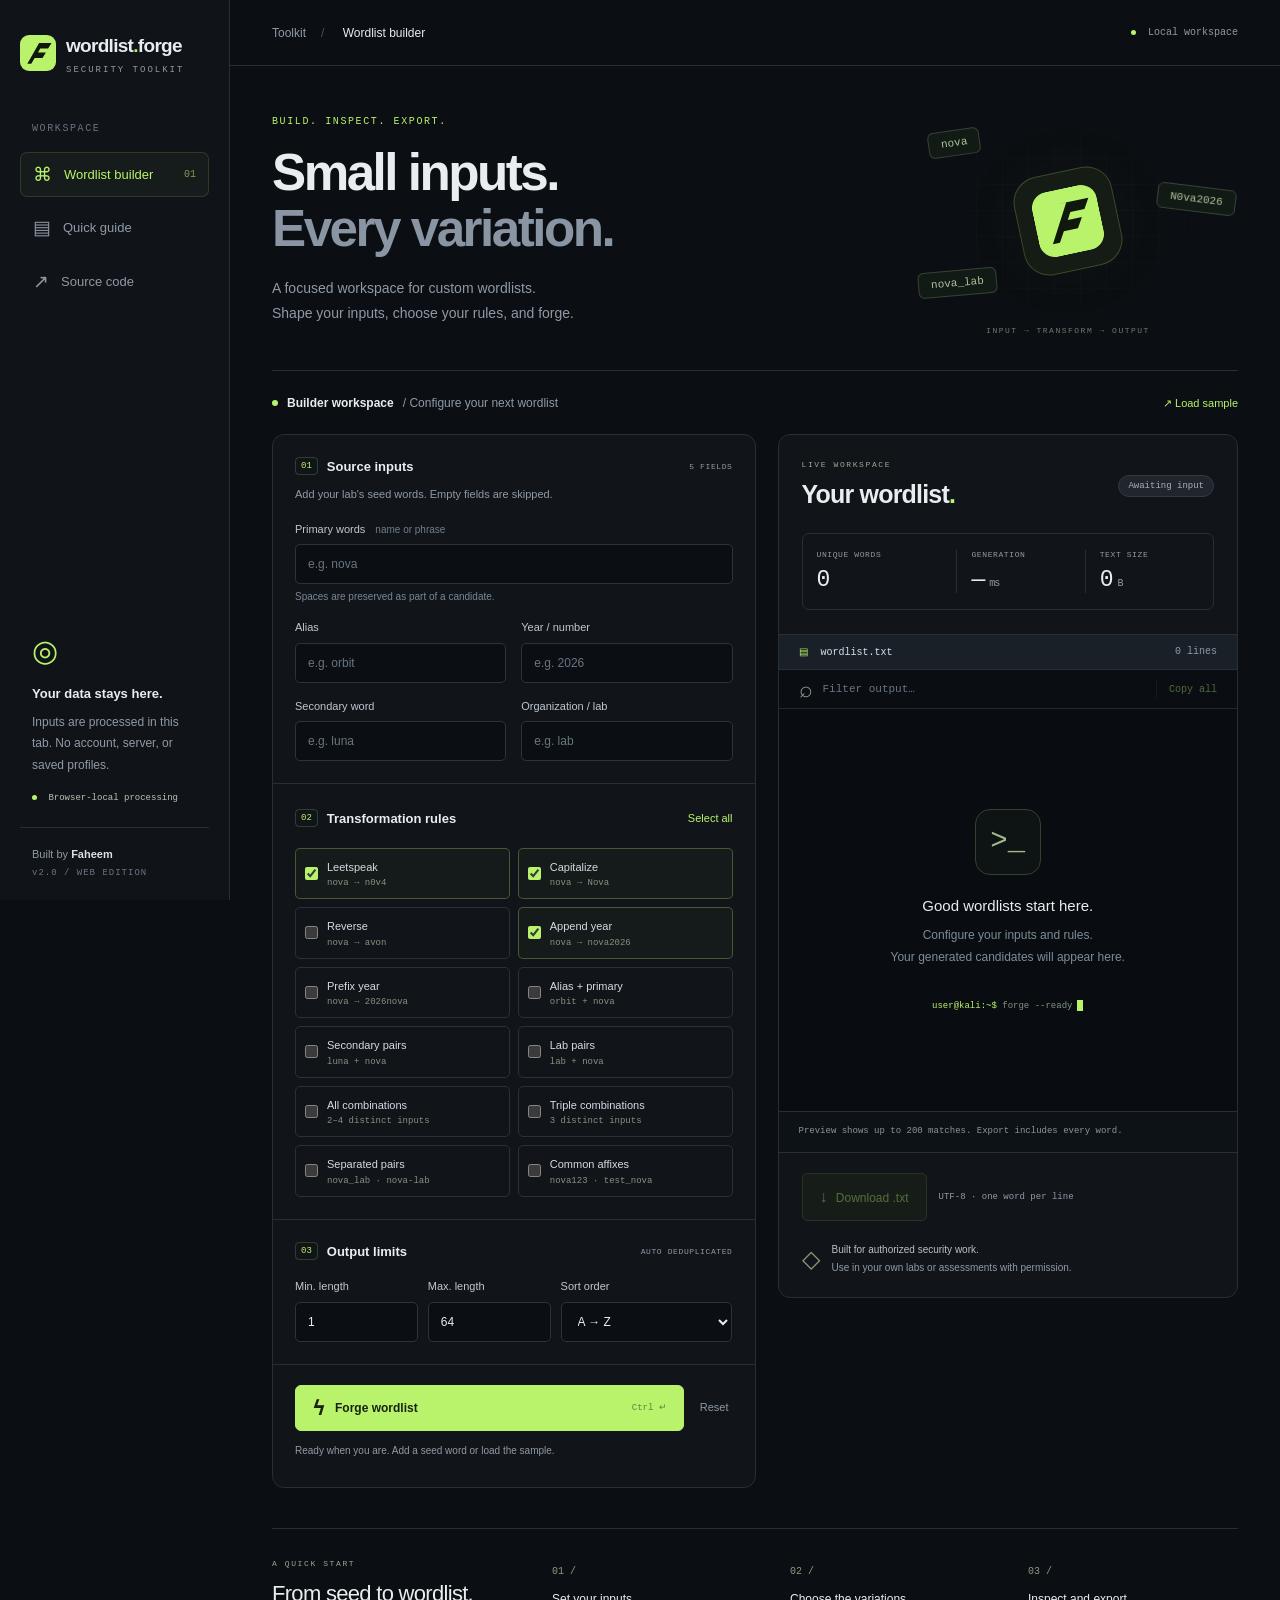
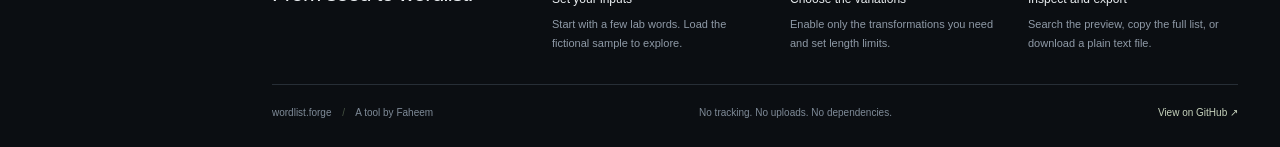
<file: index.html>
<!doctype html>
<html lang="en">
<head>
<meta charset="utf-8"><meta name="viewport" content="width=device-width,initial-scale=1">
<meta name="description" content="Build, inspect, and export custom wordlists for security labs. A private, browser-based workspace by Faheem.">
<meta name="theme-color" content="#0b0e12">
<meta http-equiv="Content-Security-Policy" content="default-src 'self'; script-src 'self'; style-src 'self'; img-src 'self' data:; worker-src 'self'; connect-src 'none'; object-src 'none'; base-uri 'none'; form-action 'none'">
<title>Wordlist Forge — Security workspace</title>
<link rel="icon" href="assets/forge.svg" type="image/svg+xml"><link rel="stylesheet" href="assets/style.css">
<script src="assets/app.js" defer></script>
</head>
<body>
<a class="skip" href="#workspace">Skip to workspace</a>
<aside class="sidebar">
<a class="brand" href="#workspace" aria-label="Wordlist Forge home"><img src="assets/forge.svg" width="36" height="36" alt=""><span>wordlist<span class="brand-dot">.</span>forge<small>SECURITY TOOLKIT</small></span></a>
<div class="nav-label">WORKSPACE</div>
<a class="nav-link active" href="#workspace"><span aria-hidden="true">⌘</span> Wordlist builder <span class="nav-count">01</span></a>
<a class="nav-link" href="#guide"><span aria-hidden="true">▤</span> Quick guide</a>
<a class="nav-link" href="https://github.com/faheemapofficial/Wordlist-Forge" target="_blank" rel="noopener noreferrer"><span aria-hidden="true">↗</span> Source code</a>
<div class="sidebar-bottom"><div class="local-icon" aria-hidden="true">◎</div><strong>Your data stays here.</strong><p>Inputs are processed in this tab. No account, server, or saved profiles.</p><div class="local-status"><i></i> Browser-local processing</div></div>
<div class="sidebar-credit">Built by <strong>Faheem</strong><span>v2.0 / WEB EDITION</span></div>
</aside>
<div class="app-shell">
<header class="topbar"><div><span class="crumb">Toolkit</span><span class="slash">/</span> Wordlist builder</div><span class="top-status"><i></i> Local workspace</span></header>
<main id="workspace">
<section class="intro"><div><div class="eyebrow">BUILD. INSPECT. EXPORT.</div><h1>Small inputs.<br><span>Every variation.</span></h1><p>A focused workspace for custom wordlists.<br class="desktop-break"> Shape your inputs, choose your rules, and forge.</p></div>
<div class="forge-visual" aria-hidden="true"><div class="visual-grid"></div><div class="code-chip chip-one">nova</div><div class="code-chip chip-two">N0va2026</div><div class="forge-core"><img src="assets/forge.svg" alt=""></div><div class="code-chip chip-three">nova_lab</div><div class="visual-caption"><span></span> INPUT → TRANSFORM → OUTPUT</div></div>
</section>
<div class="workspace-bar"><div><span class="section-dot"></span><strong>Builder workspace</strong><span class="subtle desktop-only"> / Configure your next wordlist</span></div><button id="sampleBtn" class="text-button" type="button">↗ Load sample</button></div>
<div class="workspace-grid">
<form id="forgeForm" class="config-panel">
<section class="panel-section"><div class="section-heading"><h2><span class="step">01</span> Source inputs</h2><span class="micro">5 FIELDS</span></div><p class="section-description">Add your lab's seed words. Empty fields are skipped.</p>
<div class="field-grid">
<div class="field full"><label for="fullName">Primary words <span>name or phrase</span></label><input id="fullName" name="name" maxlength="64" placeholder="e.g. nova" autocomplete="off" spellcheck="false"><small>Spaces are preserved as part of a candidate.</small></div>
<div class="field"><label for="nickname">Alias</label><input id="nickname" name="nick" maxlength="64" placeholder="e.g. orbit" autocomplete="off" spellcheck="false"></div>
<div class="field"><label for="birthYear">Year / number</label><input id="birthYear" name="year" maxlength="8" inputmode="numeric" pattern="[0-9]{1,8}" placeholder="e.g. 2026" autocomplete="off"></div>
<div class="field"><label for="petPartner">Secondary word</label><input id="petPartner" name="pet" maxlength="64" placeholder="e.g. luna" autocomplete="off" spellcheck="false"></div>
<div class="field"><label for="company">Organization / lab</label><input id="company" name="comp" maxlength="64" placeholder="e.g. lab" autocomplete="off" spellcheck="false"></div>
</div></section>
<section class="panel-section"><div class="section-heading"><h2><span class="step">02</span> Transformation rules</h2><button id="rulesToggle" class="text-button" type="button">Select all</button></div>
<div class="rules-grid">
<label class="rule"><input type="checkbox" name="leet" checked><span><b>Leetspeak</b><small>nova → n0v4</small></span></label>
<label class="rule"><input type="checkbox" name="capitalize" checked><span><b>Capitalize</b><small>nova → Nova</small></span></label>
<label class="rule"><input type="checkbox" name="reverse"><span><b>Reverse</b><small>nova → avon</small></span></label>
<label class="rule"><input type="checkbox" name="appendYear" checked><span><b>Append year</b><small>nova → nova2026</small></span></label>
<label class="rule"><input type="checkbox" name="yearPrefix"><span><b>Prefix year</b><small>nova → 2026nova</small></span></label>
<label class="rule"><input type="checkbox" name="prependNick"><span><b>Alias + primary</b><small>orbit + nova</small></span></label>
<label class="rule"><input type="checkbox" name="petCombo"><span><b>Secondary pairs</b><small>luna + nova</small></span></label>
<label class="rule"><input type="checkbox" name="companyCombo"><span><b>Lab pairs</b><small>lab + nova</small></span></label>
<label class="rule"><input type="checkbox" name="allCombos"><span><b>All combinations</b><small>2–4 distinct inputs</small></span></label>
<label class="rule"><input type="checkbox" name="tripleCombos"><span><b>Triple combinations</b><small>3 distinct inputs</small></span></label>
<label class="rule"><input type="checkbox" name="separators"><span><b>Separated pairs</b><small>nova_lab · nova-lab</small></span></label>
<label class="rule"><input type="checkbox" name="commonAffixes"><span><b>Common affixes</b><small>nova123 · test_nova</small></span></label>
</div></section>
<section class="panel-section limits"><div class="section-heading"><h2><span class="step">03</span> Output limits</h2><span class="micro">AUTO DEDUPLICATED</span></div><div class="limit-grid"><div class="field"><label for="minLength">Min. length</label><input id="minLength" name="min" type="number" min="1" max="256" value="1" required></div><div class="field"><label for="maxLength">Max. length</label><input id="maxLength" name="max" type="number" min="1" max="256" value="64" required></div><div class="field"><label for="sort">Sort order</label><select id="sort" name="sort"><option value="alpha">A → Z</option><option value="length">Shortest first</option></select></div></div></section>
<div class="generate-row"><button class="primary-button" id="generateBtn" type="submit"><span aria-hidden="true">ϟ</span> Forge wordlist <kbd>Ctrl ↵</kbd></button><button class="secondary-button" id="cancelBtn" type="button" hidden>Cancel</button><button class="reset-button" id="clearBtn" type="button" aria-label="Clear inputs and output">Reset</button></div>
<p class="form-message" id="formMessage" role="status" aria-live="polite">Ready when you are. Add a seed word or load the sample.</p>
</form>
<section class="results-panel" aria-labelledby="outputTitle">
<div class="results-heading"><div><div class="eyebrow">LIVE WORKSPACE</div><h2 id="outputTitle">Your wordlist<span class="accent">.</span></h2></div><span id="resultStatus" class="status-pill">Awaiting input</span></div>
<div class="metrics"><div><span>UNIQUE WORDS</span><strong id="wordCount">0</strong></div><div><span>GENERATION</span><strong id="elapsed">—<small> ms</small></strong></div><div><span>TEXT SIZE</span><strong id="fileSize">0<small> B</small></strong></div></div>
<div class="output-toolbar"><div class="terminal-file"><span aria-hidden="true">▤</span> wordlist.txt</div><span id="previewCount">0 lines</span></div>
<div class="search-row"><span aria-hidden="true">⌕</span><input id="search" type="search" aria-label="Filter generated words" placeholder="Filter output…" disabled autocomplete="off"><button id="copyBtn" type="button" class="text-button" disabled>Copy all</button></div>
<div class="terminal" id="terminal"><div class="empty-state" id="emptyState"><div class="empty-glyph" aria-hidden="true">&gt;_</div><h3>Good wordlists start here.</h3><p>Configure your inputs and rules.<br>Your generated candidates will appear here.</p><span class="empty-command">user@kali:~$ <span>forge --ready</span><i></i></span></div><ol id="wordList" hidden aria-label="Generated wordlist preview"></ol></div>
<div class="preview-note" id="previewNote">Preview shows up to 200 matches. Export includes every word.</div>
<div class="export-row"><button id="downloadBtn" class="download-button" type="button" disabled><span aria-hidden="true">↓</span> Download .txt</button><span>UTF-8 · one word per line</span></div>
<div class="workspace-note"><span aria-hidden="true">◇</span><p><strong>Built for authorized security work.</strong><br>Use in your own labs or assessments with permission.</p></div>
</section>
</div>
<section id="guide" class="guide"><div><div class="eyebrow">A QUICK START</div><h2>From seed to wordlist.</h2></div><div><span class="guide-number">01 /</span><h3>Set your inputs</h3><p>Start with a few lab words. Load the fictional sample to explore.</p></div><div><span class="guide-number">02 /</span><h3>Choose the variations</h3><p>Enable only the transformations you need and set length limits.</p></div><div><span class="guide-number">03 /</span><h3>Inspect and export</h3><p>Search the preview, copy the full list, or download a plain text file.</p></div></section>
<footer><span>wordlist.forge <span class="footer-divider">/</span> A tool by Faheem</span><span>No tracking. No uploads. No dependencies.</span><a href="https://github.com/faheemapofficial/Wordlist-Forge" target="_blank" rel="noopener noreferrer">View on GitHub ↗</a></footer>
</main></div><div id="toast" class="toast" role="status" hidden></div>
</body></html>
</file>
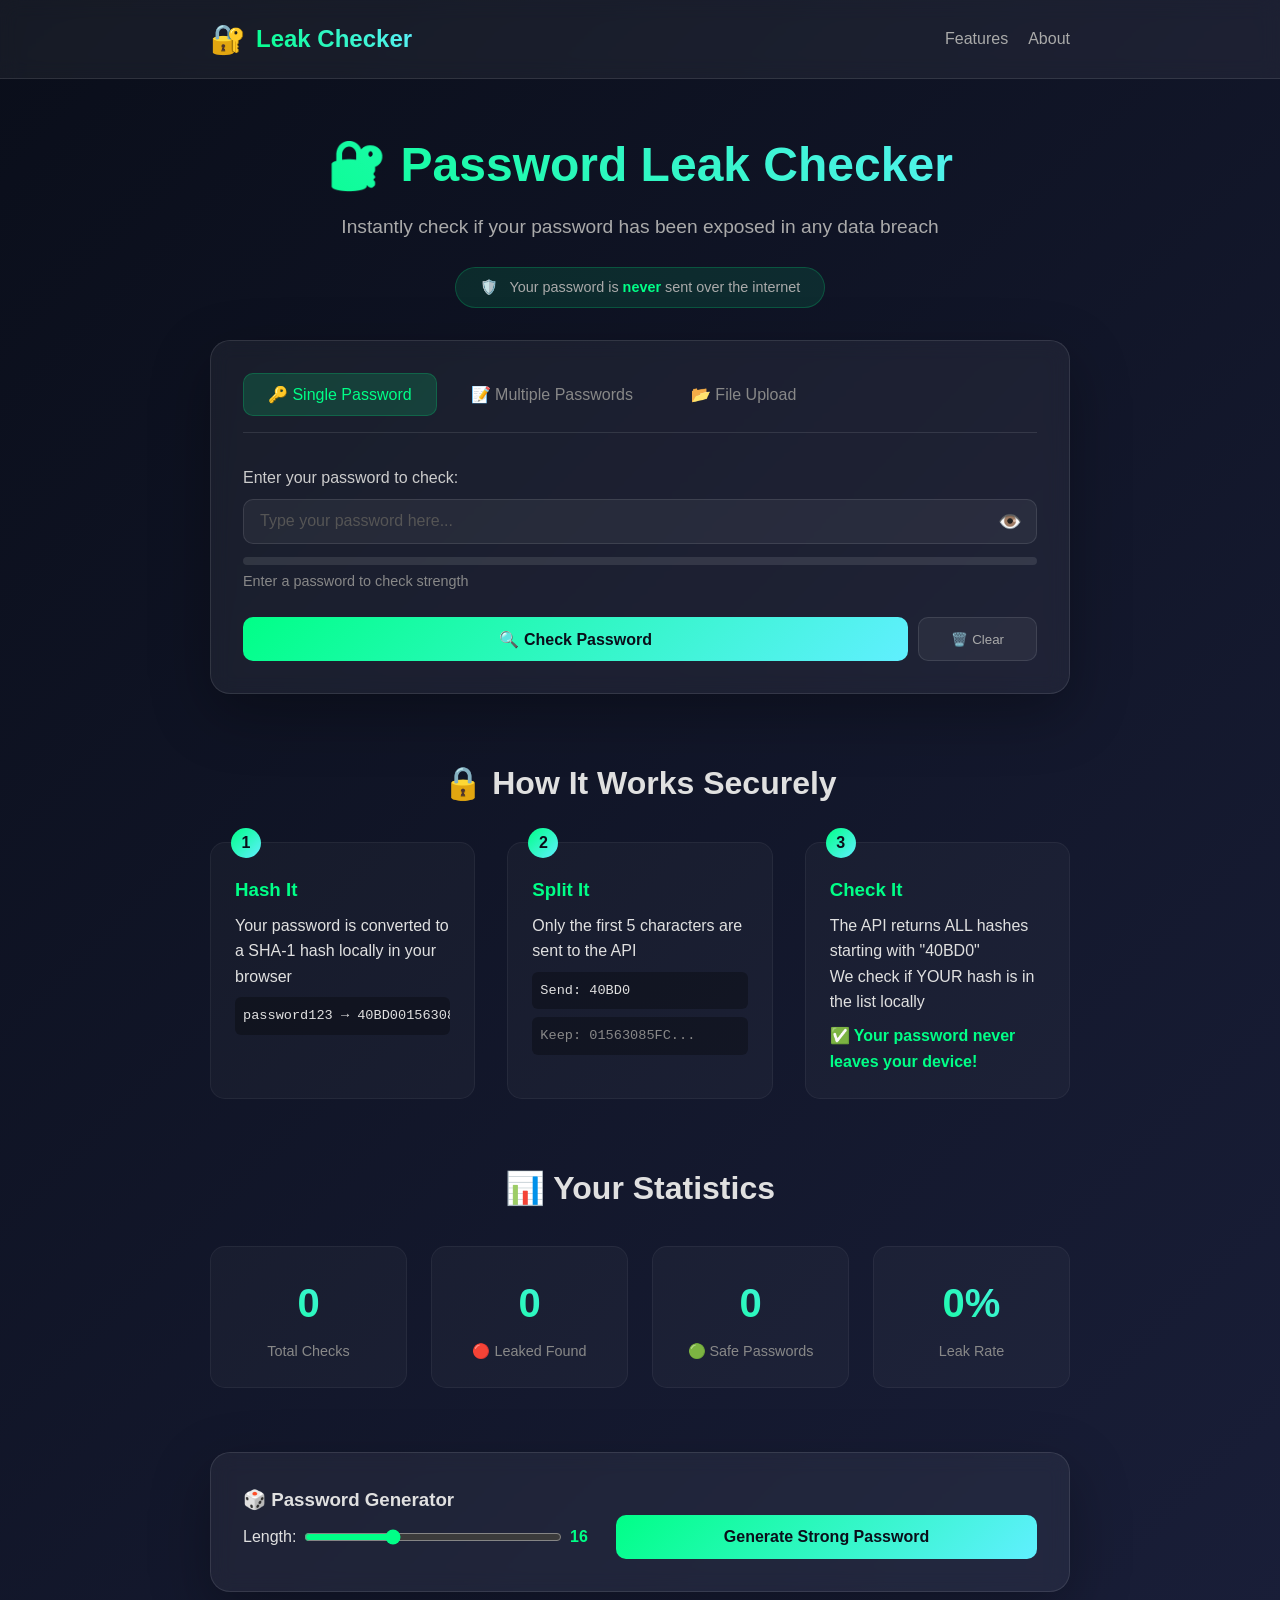
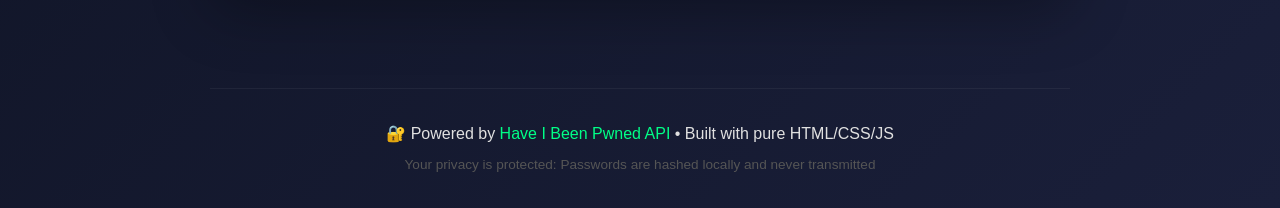
<file: deepseek_html_20260625_fa0142.html>
<!DOCTYPE html>
<html lang="en">
<head>
    <meta charset="UTF-8">
    <meta name="viewport" content="width=device-width, initial-scale=1.0">
    <title>🔐 Password Leak Checker</title>
    <link rel="shortcut icon" href="data:image/svg+xml,<svg xmlns='http://www.w3.org/2000/svg' viewBox='0 0 100 100'><text y='.9em' font-size='90'>🔐</text></svg>" type="image/svg+xml">
    
    <style>
        /* ============================================
           RESET & BASE STYLES
           ============================================ */
        * {
            margin: 0;
            padding: 0;
            box-sizing: border-box;
        }

        body {
            font-family: -apple-system, BlinkMacSystemFont, 'Segoe UI', Roboto, Oxygen, Ubuntu, sans-serif;
            background: linear-gradient(135deg, #0a0e1a 0%, #1a1f3a 100%);
            color: #e0e0e0;
            min-height: 100vh;
            line-height: 1.6;
        }

        .container {
            max-width: 900px;
            margin: 0 auto;
            padding: 0 20px;
        }

        /* ============================================
           NAVIGATION
           ============================================ */
        .navbar {
            background: rgba(255, 255, 255, 0.05);
            backdrop-filter: blur(10px);
            border-bottom: 1px solid rgba(255, 255, 255, 0.1);
            padding: 1rem 0;
            position: sticky;
            top: 0;
            z-index: 100;
        }

        .navbar .container {
            display: flex;
            justify-content: space-between;
            align-items: center;
        }

        .nav-brand {
            display: flex;
            align-items: center;
            gap: 10px;
            font-size: 1.5rem;
            font-weight: 700;
        }

        .brand-icon {
            font-size: 1.8rem;
        }

        .brand-text {
            background: linear-gradient(45deg, #00ff87, #60efff);
            -webkit-background-clip: text;
            -webkit-text-fill-color: transparent;
        }

        .nav-links {
            display: flex;
            gap: 20px;
        }

        .nav-links a {
            color: #aaa;
            text-decoration: none;
            transition: color 0.3s;
        }

        .nav-links a:hover {
            color: #00ff87;
        }

        /* ============================================
           HERO SECTION
           ============================================ */
        .hero {
            text-align: center;
            padding: 3rem 0 2rem 0;
        }

        .hero h1 {
            font-size: 3rem;
            font-weight: 700;
            margin-bottom: 0.5rem;
            background: linear-gradient(45deg, #00ff87, #60efff);
            -webkit-background-clip: text;
            -webkit-text-fill-color: transparent;
        }

        .subtitle {
            font-size: 1.2rem;
            color: #aaa;
            margin-bottom: 1.5rem;
        }

        .privacy-badge {
            display: inline-block;
            background: rgba(0, 255, 135, 0.1);
            border: 1px solid rgba(0, 255, 135, 0.2);
            padding: 0.5rem 1.5rem;
            border-radius: 50px;
            font-size: 0.9rem;
            color: #aaa;
        }

        .privacy-badge .badge-icon {
            margin-right: 8px;
        }

        .privacy-badge strong {
            color: #00ff87;
        }

        /* ============================================
           CARDS
           ============================================ */
        .card {
            background: rgba(255, 255, 255, 0.05);
            backdrop-filter: blur(10px);
            border: 1px solid rgba(255, 255, 255, 0.1);
            border-radius: 20px;
            padding: 2rem;
            margin-bottom: 2rem;
            box-shadow: 0 20px 60px rgba(0, 0, 0, 0.3);
        }

        /* ============================================
           TABS
           ============================================ */
        .tabs {
            display: flex;
            gap: 10px;
            margin-bottom: 2rem;
            border-bottom: 1px solid rgba(255, 255, 255, 0.1);
            padding-bottom: 1rem;
            flex-wrap: wrap;
        }

        .tab-btn {
            background: transparent;
            border: none;
            color: #888;
            padding: 0.7rem 1.5rem;
            border-radius: 10px;
            cursor: pointer;
            font-size: 1rem;
            transition: all 0.3s;
            font-weight: 500;
        }

        .tab-btn:hover {
            background: rgba(255, 255, 255, 0.05);
            color: #fff;
        }

        .tab-btn.active {
            background: rgba(0, 255, 135, 0.15);
            color: #00ff87;
            border: 1px solid rgba(0, 255, 135, 0.2);
        }

        .tab-content {
            display: none;
            animation: fadeIn 0.3s ease;
        }

        .tab-content.active {
            display: block;
        }

        @keyframes fadeIn {
            from {
                opacity: 0;
                transform: translateY(10px);
            }
            to {
                opacity: 1;
                transform: translateY(0);
            }
        }

        /* ============================================
           INPUTS
           ============================================ */
        .input-group {
            margin-bottom: 1.5rem;
        }

        .input-group label {
            display: block;
            margin-bottom: 0.5rem;
            font-weight: 500;
            color: #ccc;
        }

        .password-input-wrapper {
            position: relative;
            display: flex;
            align-items: center;
        }

        .password-input {
            flex: 1;
            padding: 0.8rem 1rem;
            background: rgba(255, 255, 255, 0.05);
            border: 1px solid rgba(255, 255, 255, 0.1);
            border-radius: 10px;
            color: #fff;
            font-size: 1rem;
            transition: all 0.3s;
            padding-right: 3rem;
        }

        .password-input:focus {
            outline: none;
            border-color: #00ff87;
            box-shadow: 0 0 20px rgba(0, 255, 135, 0.1);
        }

        .password-input::placeholder {
            color: #555;
        }

        .toggle-visibility {
            position: absolute;
            right: 10px;
            background: transparent;
            border: none;
            color: #888;
            cursor: pointer;
            font-size: 1.2rem;
            padding: 5px;
            transition: color 0.3s;
        }

        .toggle-visibility:hover {
            color: #fff;
        }

        .textarea-input {
            width: 100%;
            padding: 0.8rem 1rem;
            background: rgba(255, 255, 255, 0.05);
            border: 1px solid rgba(255, 255, 255, 0.1);
            border-radius: 10px;
            color: #fff;
            font-size: 0.95rem;
            font-family: inherit;
            resize: vertical;
            transition: all 0.3s;
        }

        .textarea-input:focus {
            outline: none;
            border-color: #00ff87;
            box-shadow: 0 0 20px rgba(0, 255, 135, 0.1);
        }

        .textarea-input::placeholder {
            color: #555;
        }

        /* File Upload */
        .file-upload-wrapper {
            position: relative;
        }

        .file-input {
            position: absolute;
            opacity: 0;
            width: 0.1px;
            height: 0.1px;
        }

        .file-label {
            display: inline-block;
            padding: 0.8rem 2rem;
            background: rgba(255, 255, 255, 0.05);
            border: 2px dashed rgba(255, 255, 255, 0.2);
            border-radius: 10px;
            cursor: pointer;
            transition: all 0.3s;
            color: #aaa;
            width: 100%;
            text-align: center;
        }

        .file-label:hover {
            border-color: #00ff87;
            color: #fff;
        }

        .file-info {
            margin-top: 0.5rem;
            padding: 0.5rem;
            background: rgba(0, 255, 135, 0.05);
            border-radius: 8px;
            color: #00ff87;
        }

        /* ============================================
           STRENGTH METER
           ============================================ */
        .strength-meter {
            margin-top: 0.8rem;
            height: 8px;
            background: rgba(255, 255, 255, 0.1);
            border-radius: 10px;
            overflow: hidden;
        }

        .strength-bar {
            height: 100%;
            width: 0%;
            border-radius: 10px;
            transition: width 0.3s ease, background 0.3s ease;
        }

        .strength-label {
            margin-top: 0.3rem;
            font-size: 0.9rem;
            color: #888;
        }

        /* ============================================
           BUTTONS
           ============================================ */
        .button-group {
            display: flex;
            gap: 10px;
            margin-top: 1rem;
        }

        .btn-primary {
            padding: 0.8rem 2rem;
            background: linear-gradient(135deg, #00ff87, #60efff);
            border: none;
            border-radius: 10px;
            color: #0a0e1a;
            font-weight: 600;
            font-size: 1rem;
            cursor: pointer;
            transition: all 0.3s;
            flex: 1;
        }

        .btn-primary:hover {
            transform: translateY(-2px);
            box-shadow: 0 10px 30px rgba(0, 255, 135, 0.3);
        }

        .btn-primary:active {
            transform: translateY(0);
        }

        .btn-primary:disabled {
            opacity: 0.5;
            cursor: not-allowed;
            transform: none;
        }

        .btn-secondary {
            padding: 0.8rem 2rem;
            background: rgba(255, 255, 255, 0.05);
            border: 1px solid rgba(255, 255, 255, 0.1);
            border-radius: 10px;
            color: #aaa;
            cursor: pointer;
            transition: all 0.3s;
        }

        .btn-secondary:hover {
            background: rgba(255, 255, 255, 0.1);
            color: #fff;
        }

        .full-width {
            width: 100%;
        }

        .btn-small {
            padding: 0.4rem 1rem;
            background: rgba(255, 255, 255, 0.1);
            border: none;
            border-radius: 6px;
            color: #fff;
            cursor: pointer;
            transition: all 0.3s;
            font-size: 0.9rem;
        }

        .btn-small:hover {
            background: rgba(255, 255, 255, 0.2);
        }

        /* ============================================
           RESULTS
           ============================================ */
        .result-container {
            margin-top: 1.5rem;
            padding: 1.5rem;
            border-radius: 15px;
            animation: fadeIn 0.5s ease;
        }

        .result-safe {
            background: linear-gradient(135deg, rgba(0, 176, 155, 0.2), rgba(150, 201, 61, 0.2));
            border: 1px solid rgba(0, 176, 155, 0.3);
        }

        .result-leaked {
            background: linear-gradient(135deg, rgba(240, 147, 251, 0.2), rgba(245, 87, 108, 0.2));
            border: 1px solid rgba(245, 87, 108, 0.3);
        }

        .result-error {
            background: rgba(255, 0, 0, 0.1);
            border: 1px solid rgba(255, 0, 0, 0.2);
        }

        .result-icon {
            font-size: 3rem;
            text-align: center;
            display: block;
        }

        .result-title {
            font-size: 1.5rem;
            font-weight: 700;
            text-align: center;
            margin: 0.5rem 0;
        }

        .result-safe .result-title {
            color: #00ff87;
        }

        .result-leaked .result-title {
            color: #f5576c;
        }

        .result-details {
            margin-top: 1rem;
            padding: 1rem;
            background: rgba(0, 0, 0, 0.2);
            border-radius: 10px;
            font-size: 0.9rem;
        }

        .result-details code {
            background: rgba(255, 255, 255, 0.05);
            padding: 0.2rem 0.5rem;
            border-radius: 4px;
            font-size: 0.85rem;
        }

        .result-tips {
            margin-top: 1rem;
            padding: 1rem;
            border-left: 3px solid #f5576c;
            background: rgba(245, 87, 108, 0.05);
            border-radius: 8px;
        }

        .result-tips ul {
            list-style: none;
            padding: 0;
        }

        .result-tips li {
            padding: 0.3rem 0;
        }

        /* Multiple Results Table */
        .result-table {
            width: 100%;
            border-collapse: collapse;
            margin-top: 1rem;
            font-size: 0.9rem;
        }

        .result-table th,
        .result-table td {
            padding: 0.7rem;
            text-align: left;
            border-bottom: 1px solid rgba(255, 255, 255, 0.05);
        }

        .result-table th {
            color: #888;
            font-weight: 500;
            font-size: 0.85rem;
            text-transform: uppercase;
            letter-spacing: 1px;
        }

        .result-table tr:hover {
            background: rgba(255, 255, 255, 0.02);
        }

        .status-badge {
            display: inline-block;
            padding: 0.2rem 0.8rem;
            border-radius: 20px;
            font-size: 0.85rem;
            font-weight: 500;
        }

        .status-leaked {
            background: rgba(245, 87, 108, 0.2);
            color: #f5576c;
        }

        .status-safe {
            background: rgba(0, 255, 135, 0.2);
            color: #00ff87;
        }

        .status-error {
            background: rgba(255, 255, 0, 0.1);
            color: #ffd93d;
        }

        /* ============================================
           HOW IT WORKS
           ============================================ */
        .how-it-works {
            padding: 2rem 0;
        }

        .how-it-works h2 {
            text-align: center;
            font-size: 2rem;
            margin-bottom: 2rem;
        }

        .steps {
            display: grid;
            grid-template-columns: repeat(auto-fit, minmax(250px, 1fr));
            gap: 2rem;
        }

        .step {
            background: rgba(255, 255, 255, 0.03);
            border: 1px solid rgba(255, 255, 255, 0.05);
            border-radius: 15px;
            padding: 1.5rem;
            position: relative;
        }

        .step-number {
            position: absolute;
            top: -15px;
            left: 20px;
            background: linear-gradient(135deg, #00ff87, #60efff);
            color: #0a0e1a;
            width: 30px;
            height: 30px;
            border-radius: 50%;
            display: flex;
            align-items: center;
            justify-content: center;
            font-weight: 700;
        }

        .step-content h3 {
            margin: 0.5rem 0 0.5rem 0;
            color: #00ff87;
        }

        .step-content code {
            display: block;
            background: rgba(0, 0, 0, 0.3);
            padding: 0.5rem;
            border-radius: 6px;
            margin: 0.5rem 0;
            font-size: 0.85rem;
            overflow-x: auto;
            white-space: nowrap;
        }

        .step-content .highlight {
            color: #00ff87;
            font-weight: 600;
            margin-top: 0.5rem;
        }

        /* ============================================
           STATS
           ============================================ */
        .stats-section {
            padding: 2rem 0;
        }

        .stats-section h2 {
            text-align: center;
            font-size: 2rem;
            margin-bottom: 2rem;
        }

        .stats-grid {
            display: grid;
            grid-template-columns: repeat(auto-fit, minmax(180px, 1fr));
            gap: 1.5rem;
        }

        .stat-card {
            background: rgba(255, 255, 255, 0.03);
            border: 1px solid rgba(255, 255, 255, 0.05);
            border-radius: 15px;
            padding: 1.5rem;
            text-align: center;
        }

        .stat-number {
            font-size: 2.5rem;
            font-weight: 700;
            background: linear-gradient(45deg, #00ff87, #60efff);
            -webkit-background-clip: text;
            -webkit-text-fill-color: transparent;
        }

        .stat-label {
            color: #888;
            margin-top: 0.3rem;
            font-size: 0.9rem;
        }

        /* ============================================
           GENERATOR
           ============================================ */
        .generator-section {
            padding: 2rem 0;
        }

        .generator-controls {
            display: flex;
            gap: 1rem;
            align-items: center;
            flex-wrap: wrap;
        }

        .generator-input-group {
            display: flex;
            align-items: center;
            gap: 0.5rem;
            flex: 1;
            min-width: 150px;
        }

        .generator-input-group input[type="range"] {
            flex: 1;
            accent-color: #00ff87;
            background: transparent;
        }

        .generator-input-group span {
            color: #00ff87;
            font-weight: 600;
            min-width: 30px;
        }

        .generated-password {
            margin-top: 1rem;
            padding: 1rem;
            background: rgba(0, 255, 135, 0.05);
            border: 1px solid rgba(0, 255, 135, 0.2);
            border-radius: 10px;
            display: flex;
            align-items: center;
            justify-content: space-between;
            gap: 1rem;
            flex-wrap: wrap;
        }

        .generated-password code {
            font-size: 1.1rem;
            color: #00ff87;
            word-break: break-all;
            flex: 1;
        }

        /* ============================================
           LOADING OVERLAY
           ============================================ */
        .loading-overlay {
            position: fixed;
            top: 0;
            left: 0;
            width: 100%;
            height: 100%;
            background: rgba(10, 14, 26, 0.9);
            backdrop-filter: blur(5px);
            display: none;
            flex-direction: column;
            align-items: center;
            justify-content: center;
            z-index: 999;
        }

        .loading-overlay.active {
            display: flex;
        }

        .spinner {
            width: 50px;
            height: 50px;
            border: 3px solid rgba(255, 255, 255, 0.1);
            border-top-color: #00ff87;
            border-radius: 50%;
            animation: spin 0.8s linear infinite;
        }

        @keyframes spin {
            to {
                transform: rotate(360deg);
            }
        }

        .loading-overlay p {
            margin-top: 1.5rem;
            color: #aaa;
        }

        /* ============================================
           FOOTER
           ============================================ */
        .footer {
            padding: 2rem 0;
            text-align: center;
            border-top: 1px solid rgba(255, 255, 255, 0.05);
            margin-top: 2rem;
        }

        .footer a {
            color: #00ff87;
            text-decoration: none;
        }

        .footer a:hover {
            text-decoration: underline;
        }

        .footer-privacy {
            margin-top: 0.5rem;
            font-size: 0.85rem;
            color: #555;
        }

        /* ============================================
           RESPONSIVE
           ============================================ */
        @media (max-width: 768px) {
            .hero h1 {
                font-size: 2rem;
            }

            .tabs {
                flex-direction: column;
            }

            .tab-btn {
                width: 100%;
                text-align: center;
            }

            .button-group {
                flex-direction: column;
            }

            .steps {
                grid-template-columns: 1fr;
            }

            .stats-grid {
                grid-template-columns: 1fr 1fr;
            }

            .generator-controls {
                flex-direction: column;
            }

            .generator-input-group {
                width: 100%;
            }

            .generated-password {
                flex-direction: column;
                text-align: center;
            }

            .navbar .container {
                flex-direction: column;
                gap: 0.5rem;
            }

            .result-table {
                font-size: 0.8rem;
            }

            .result-table th,
            .result-table td {
                padding: 0.4rem;
            }
        }

        @media (max-width: 480px) {
            .stats-grid {
                grid-template-columns: 1fr;
            }

            .card {
                padding: 1rem;
            }

            .hero h1 {
                font-size: 1.5rem;
            }
        }
    </style>
</head>
<body>
    <!-- ============================================
    NAVIGATION
    ============================================ -->
    <nav class="navbar">
        <div class="container">
            <div class="nav-brand">
                <span class="brand-icon">🔐</span>
                <span class="brand-text">Leak Checker</span>
            </div>
            <div class="nav-links">
                <a href="#features">Features</a>
                <a href="https://haveibeenpwned.com" target="_blank">About</a>
            </div>
        </div>
    </nav>

    <!-- ============================================
    MAIN CONTENT
    ============================================ -->
    <div class="container">
        <!-- Hero Section -->
        <section class="hero">
            <h1>🔐 Password Leak Checker</h1>
            <p class="subtitle">Instantly check if your password has been exposed in any data breach</p>
            <div class="privacy-badge">
                <span class="badge-icon">🛡️</span>
                <span>Your password is <strong>never</strong> sent over the internet</span>
            </div>
        </section>

        <!-- Main Card -->
        <div class="card">
            <!-- Tabs -->
            <div class="tabs">
                <button class="tab-btn active" data-tab="single">🔑 Single Password</button>
                <button class="tab-btn" data-tab="multiple">📝 Multiple Passwords</button>
                <button class="tab-btn" data-tab="file">📂 File Upload</button>
            </div>

            <!-- Tab Content: Single Password -->
            <div class="tab-content active" id="single">
                <div class="input-group">
                    <label for="password">Enter your password to check:</label>
                    <div class="password-input-wrapper">
                        <input 
                            type="password" 
                            id="password" 
                            class="password-input" 
                            placeholder="Type your password here..."
                            autocomplete="off"
                        >
                        <button class="toggle-visibility" id="toggleVisibility" type="button">
                            👁️
                        </button>
                    </div>
                    <div id="strengthMeter" class="strength-meter">
                        <div class="strength-bar" id="strengthBar"></div>
                    </div>
                    <div class="strength-label" id="strengthLabel">Enter a password to check strength</div>
                </div>

                <div class="button-group">
                    <button class="btn-primary" id="checkBtn">🔍 Check Password</button>
                    <button class="btn-secondary" id="clearBtn">🗑️ Clear</button>
                </div>

                <!-- Results -->
                <div id="resultContainer" class="result-container" style="display: none;">
                    <div id="resultContent"></div>
                </div>
            </div>

            <!-- Tab Content: Multiple Passwords -->
            <div class="tab-content" id="multiple">
                <div class="input-group">
                    <label for="multiPasswords">Enter multiple passwords (one per line):</label>
                    <textarea 
                        id="multiPasswords" 
                        class="textarea-input" 
                        placeholder="password123&#10;admin123&#10;MySecureP@ss" 
                        rows="6"
                    ></textarea>
                </div>
                <button class="btn-primary full-width" id="checkMultiBtn">🔍 Check All Passwords</button>
                <div id="multiResultContainer" class="result-container" style="display: none;"></div>
            </div>

            <!-- Tab Content: File Upload -->
            <div class="tab-content" id="file">
                <div class="input-group">
                    <label for="fileUpload">Upload a text file with passwords:</label>
                    <div class="file-upload-wrapper">
                        <input type="file" id="fileUpload" accept=".txt" class="file-input">
                        <label for="fileUpload" class="file-label">📁 Choose a .txt file</label>
                    </div>
                    <div id="fileInfo" class="file-info" style="display: none;"></div>
                </div>
                <button class="btn-primary full-width" id="checkFileBtn">🔍 Check File Passwords</button>
                <div id="fileResultContainer" class="result-container" style="display: none;"></div>
            </div>
        </div>

        <!-- How It Works Section -->
        <section class="how-it-works" id="features">
            <h2>🔒 How It Works Securely</h2>
            <div class="steps">
                <div class="step">
                    <div class="step-number">1</div>
                    <div class="step-content">
                        <h3>Hash It</h3>
                        <p>Your password is converted to a SHA-1 hash locally in your browser</p>
                        <code>password123 → 40BD001563085FC35165329EA1D</code>
                    </div>
                </div>
                <div class="step">
                    <div class="step-number">2</div>
                    <div class="step-content">
                        <h3>Split It</h3>
                        <p>Only the first 5 characters are sent to the API</p>
                        <code>Send: 40BD0</code>
                        <code style="color: #888;">Keep: 01563085FC...</code>
                    </div>
                </div>
                <div class="step">
                    <div class="step-number">3</div>
                    <div class="step-content">
                        <h3>Check It</h3>
                        <p>The API returns ALL hashes starting with "40BD0"</p>
                        <p>We check if YOUR hash is in the list locally</p>
                        <p class="highlight">✅ Your password never leaves your device!</p>
                    </div>
                </div>
            </div>
        </section>

        <!-- Stats -->
        <section class="stats-section">
            <h2>📊 Your Statistics</h2>
            <div class="stats-grid">
                <div class="stat-card">
                    <div class="stat-number" id="totalChecks">0</div>
                    <div class="stat-label">Total Checks</div>
                </div>
                <div class="stat-card">
                    <div class="stat-number" id="leakedFound">0</div>
                    <div class="stat-label">🔴 Leaked Found</div>
                </div>
                <div class="stat-card">
                    <div class="stat-number" id="safeFound">0</div>
                    <div class="stat-label">🟢 Safe Passwords</div>
                </div>
                <div class="stat-card">
                    <div class="stat-number" id="leakRate">0%</div>
                    <div class="stat-label">Leak Rate</div>
                </div>
            </div>
        </section>

        <!-- Password Generator -->
        <section class="generator-section">
            <div class="card">
                <h3>🎲 Password Generator</h3>
                <div class="generator-controls">
                    <div class="generator-input-group">
                        <label for="pwLength">Length:</label>
                        <input type="range" id="pwLength" min="8" max="32" value="16">
                        <span id="pwLengthDisplay">16</span>
                    </div>
                    <button class="btn-primary" id="generateBtn">Generate Strong Password</button>
                </div>
                <div id="generatedPassword" class="generated-password" style="display: none;">
                    <code id="newPassword"></code>
                    <button id="copyBtn" class="btn-small">📋 Copy</button>
                </div>
            </div>
        </section>

        <!-- Footer -->
        <footer class="footer">
            <p>
                🔐 Powered by <a href="https://haveibeenpwned.com/API/v3" target="_blank">Have I Been Pwned API</a>
                • Built with pure HTML/CSS/JS
            </p>
            <p class="footer-privacy">
                Your privacy is protected: Passwords are hashed locally and never transmitted
            </p>
        </footer>
    </div>

    <!-- Loading Overlay -->
    <div id="loadingOverlay" class="loading-overlay">
        <div class="spinner"></div>
        <p>🔍 Checking against billions of leaked passwords...</p>
    </div>

    <!-- ============================================
    JAVASCRIPT
    ============================================ -->
    <script>
        // ============================================
        // STATE MANAGEMENT
        // ============================================
        const state = {
            totalChecks: 0,
            leakedFound: 0,
            safeFound: 0,
            currentTab: 'single',
            isChecking: false
        };

        // ============================================
        // DOM ELEMENTS
        // ============================================
        const elements = {
            password: document.getElementById('password'),
            toggleVisibility: document.getElementById('toggleVisibility'),
            strengthBar: document.getElementById('strengthBar'),
            strengthLabel: document.getElementById('strengthLabel'),
            checkBtn: document.getElementById('checkBtn'),
            clearBtn: document.getElementById('clearBtn'),
            resultContainer: document.getElementById('resultContainer'),
            resultContent: document.getElementById('resultContent'),
            multiPasswords: document.getElementById('multiPasswords'),
            checkMultiBtn: document.getElementById('checkMultiBtn'),
            multiResultContainer: document.getElementById('multiResultContainer'),
            fileUpload: document.getElementById('fileUpload'),
            fileInfo: document.getElementById('fileInfo'),
            checkFileBtn: document.getElementById('checkFileBtn'),
            fileResultContainer: document.getElementById('fileResultContainer'),
            totalChecks: document.getElementById('totalChecks'),
            leakedFound: document.getElementById('leakedFound'),
            safeFound: document.getElementById('safeFound'),
            leakRate: document.getElementById('leakRate'),
            pwLength: document.getElementById('pwLength'),
            pwLengthDisplay: document.getElementById('pwLengthDisplay'),
            generateBtn: document.getElementById('generateBtn'),
            generatedPassword: document.getElementById('generatedPassword'),
            newPassword: document.getElementById('newPassword'),
            copyBtn: document.getElementById('copyBtn'),
            loadingOverlay: document.getElementById('loadingOverlay'),
            tabBtns: document.querySelectorAll('.tab-btn'),
            tabContents: document.querySelectorAll('.tab-content')
        };

        // ============================================
        // TAB HANDLING
        // ============================================
        elements.tabBtns.forEach(btn => {
            btn.addEventListener('click', function() {
                const tab = this.dataset.tab;
                
                elements.tabBtns.forEach(b => b.classList.remove('active'));
                this.classList.add('active');
                
                elements.tabContents.forEach(c => c.classList.remove('active'));
                document.getElementById(tab).classList.add('active');
                
                state.currentTab = tab;
            });
        });

        // ============================================
        // PASSWORD VISIBILITY TOGGLE
        // ============================================
        let isPasswordVisible = false;

        elements.toggleVisibility.addEventListener('click', function() {
            isPasswordVisible = !isPasswordVisible;
            elements.password.type = isPasswordVisible ? 'text' : 'password';
            this.textContent = isPasswordVisible ? '🙈' : '👁️';
        });

        // ============================================
        // PASSWORD STRENGTH METER
        // ============================================
        elements.password.addEventListener('input', function() {
            const password = this.value;
            if (password.length === 0) {
                elements.strengthBar.style.width = '0%';
                elements.strengthLabel.textContent = 'Enter a password to check strength';
                elements.strengthLabel.style.color = '#888';
                return;
            }
            
            const strength = calculateStrength(password);
            const { width, color, label } = getStrengthInfo(strength);
            
            elements.strengthBar.style.width = width;
            elements.strengthBar.style.background = color;
            elements.strengthLabel.textContent = `${label} (${strength}%)`;
            elements.strengthLabel.style.color = color;
        });

        function calculateStrength(password) {
            let score = 0;
            
            if (password.length >= 8) score += 25;
            if (password.length >= 12) score += 15;
            if (password.length >= 16) score += 10;
            
            if (/[A-Z]/.test(password)) score += 10;
            if (/[a-z]/.test(password)) score += 10;
            if (/[0-9]/.test(password)) score += 10;
            if (/[!@#$%^&*()_+\-=\[\]{};':"\\|,.<>/?]/.test(password)) score += 20;
            
            return Math.min(score, 100);
        }

        function getStrengthInfo(score) {
            if (score >= 80) {
                return { width: `${score}%`, color: '#00ff87', label: '💪 Strong' };
            } else if (score >= 60) {
                return { width: `${score}%`, color: '#60efff', label: '👍 Good' };
            } else if (score >= 40) {
                return { width: `${score}%`, color: '#ffd93d', label: '⚠️ Fair' };
            } else {
                return { width: `${score}%`, color: '#f5576c', label: '🔴 Weak' };
            }
        }

        // ============================================
        // SHA-1 HASHING (Browser Native)
        // ============================================
        async function sha1(message) {
            const msgBuffer = new TextEncoder().encode(message);
            const hashBuffer = await crypto.subtle.digest('SHA-1', msgBuffer);
            const hashArray = Array.from(new Uint8Array(hashBuffer));
            return hashArray.map(b => b.toString(16).padStart(2, '0')).join('').toUpperCase();
        }

        // ============================================
        // CHECK PASSWORD AGAINST HIBP API
        // ============================================
        async function checkPasswordLeak(password) {
            try {
                const fullHash = await sha1(password);
                const prefix = fullHash.substring(0, 5);
                const suffix = fullHash.substring(5);
                
                const url = `https://api.pwnedpasswords.com/range/${prefix}`;
                const response = await fetch(url);
                
                if (!response.ok) {
                    throw new Error(`API Error: ${response.status}`);
                }
                
                const data = await response.text();
                const lines = data.split('\n');
                
                for (const line of lines) {
                    if (line.trim() === '') continue;
                    const [hash, count] = line.split(':');
                    if (hash === suffix) {
                        return { leaked: true, count: parseInt(count), prefix, suffix };
                    }
                }
                
                return { leaked: false, count: 0, prefix, suffix };
                
            } catch (error) {
                console.error('Error checking password:', error);
                throw error;
            }
        }

        // ============================================
        // SINGLE PASSWORD CHECK
        // ============================================
        elements.checkBtn.addEventListener('click', async function() {
            const password = elements.password.value.trim();
            
            if (!password) {
                showResult('error', '⚠️ Please enter a password to check!', 'single');
                return;
            }
            
            await performCheck(password, 'single');
        });

        elements.password.addEventListener('keydown', function(e) {
            if (e.key === 'Enter') {
                elements.checkBtn.click();
            }
        });

        elements.clearBtn.addEventListener('click', function() {
            elements.password.value = '';
            elements.resultContainer.style.display = 'none';
            elements.strengthBar.style.width = '0%';
            elements.strengthLabel.textContent = 'Enter a password to check strength';
            elements.strengthLabel.style.color = '#888';
        });

        // ============================================
        // MULTIPLE PASSWORDS CHECK
        // ============================================
        elements.checkMultiBtn.addEventListener('click', async function() {
            const text = elements.multiPasswords.value.trim();
            if (!text) {
                showResult('error', '⚠️ Please enter at least one password!', 'multi');
                return;
            }
            
            const passwords = text.split('\n').map(p => p.trim()).filter(p => p.length > 0);
            
            if (passwords.length === 0) {
                showResult('error', '⚠️ Please enter at least one valid password!', 'multi');
                return;
            }
            
            await performBatchCheck(passwords, 'multi');
        });

        // ============================================
        // FILE UPLOAD HANDLING
        // ============================================
        elements.fileUpload.addEventListener('change', function() {
            const file = this.files[0];
            if (file) {
                const reader = new FileReader();
                reader.onload = function(e) {
                    const content = e.target.result;
                    const passwords = content.split('\n').map(p => p.trim()).filter(p => p.length > 0);
                    elements.fileInfo.style.display = 'block';
                    elements.fileInfo.innerHTML = `✅ Loaded <strong>${passwords.length}</strong> passwords from <strong>${file.name}</strong>`;
                    elements.fileInfo.dataset.passwords = JSON.stringify(passwords);
                };
                reader.readAsText(file);
            }
        });

        elements.checkFileBtn.addEventListener('click', async function() {
            const info = elements.fileInfo;
            if (!info.dataset.passwords) {
                showResult('error', '⚠️ Please upload a file first!', 'file');
                return;
            }
            
            const passwords = JSON.parse(info.dataset.passwords);
            await performBatchCheck(passwords, 'file');
        });

        // ============================================
        // PERFORM SINGLE CHECK
        // ============================================
        async function performCheck(password, type) {
            if (state.isChecking) return;
            state.isChecking = true;
            elements.checkBtn.disabled = true;
            elements.loadingOverlay.classList.add('active');
            
            try {
                const result = await checkPasswordLeak(password);
                state.totalChecks++;
                
                if (result.leaked) {
                    state.leakedFound++;
                    showResult('leaked', password, result.count, type);
                } else {
                    state.safeFound++;
                    showResult('safe', password, 0, type);
                }
                
                updateStats();
                
            } catch (error) {
                showResult('error', error.message, type);
            } finally {
                state.isChecking = false;
                elements.checkBtn.disabled = false;
                elements.loadingOverlay.classList.remove('active');
            }
        }

        // ============================================
        // PERFORM BATCH CHECK
        // ============================================
        async function performBatchCheck(passwords, type) {
            if (state.isChecking) return;
            state.isChecking = true;
            elements.checkMultiBtn.disabled = true;
            elements.checkFileBtn.disabled = true;
            elements.loadingOverlay.classList.add('active');
            
            const results = [];
            let leakedCount = 0;
            let safeCount = 0;
            const loadingP = document.querySelector('.loading-overlay p');
            
            for (let i = 0; i < passwords.length; i++) {
                const pw = passwords[i];
                try {
                    const result = await checkPasswordLeak(pw);
                    state.totalChecks++;
                    
                    if (result.leaked) {
                        leakedCount++;
                        state.leakedFound++;
                        results.push({ password: pw, status: 'LEAKED', count: result.count });
                    } else {
                        safeCount++;
                        state.safeFound++;
                        results.push({ password: pw, status: 'SAFE', count: 0 });
                    }
                    
                    loadingP.textContent = `🔍 Checking ${i+1}/${passwords.length}... (${Math.round((i+1)/passwords.length * 100)}%)`;
                    
                } catch (error) {
                    results.push({ password: pw, status: 'ERROR', count: 0 });
                }
                
                await new Promise(resolve => setTimeout(resolve, 200));
            }
            
            updateStats();
            showBatchResults(results, type);
            
            state.isChecking = false;
            elements.checkMultiBtn.disabled = false;
            elements.checkFileBtn.disabled = false;
            elements.loadingOverlay.classList.remove('active');
            loadingP.textContent = '🔍 Checking against billions of leaked passwords...';
        }

        // ============================================
        // SHOW SINGLE RESULT
        // ============================================
        function showResult(type, data, count = 0, target = 'single') {
            let container, content;
            
            if (target === 'single') {
                container = elements.resultContainer;
                content = elements.resultContent;
            } else if (target === 'multi') {
                container = elements.multiResultContainer;
                content = elements.multiResultContainer;
            } else {
                container = elements.fileResultContainer;
                content = elements.fileResultContainer;
            }
            
            container.style.display = 'block';
            container.className = 'result-container';
            
            if (type === 'safe') {
                container.classList.add('result-safe');
                content.innerHTML = `
                    <span class="result-icon">🟢</span>
                    <div class="result-title">SAFE!</div>
                    <p style="text-align: center; color: #aaa;">This password hasn't been leaked in any known breaches</p>
                    <div class="result-details">
                        <strong>📊 Details:</strong><br>
                        Password: <code>${data}</code><br>
                        Status: ✅ Secure
                    </div>
                    <div class="result-tips" style="border-left-color: #00ff87;">
                        <strong>💡 Security Tips:</strong>
                        <ul>
                            <li>✅ Use unique passwords for every site</li>
                            <li>✅ Enable Two-Factor Authentication (2FA)</li>
                            <li>✅ Use a password manager</li>
                        </ul>
                    </div>
                `;
            } else if (type === 'leaked') {
                container.classList.add('result-leaked');
                content.innerHTML = `
                    <span class="result-icon">🔴</span>
                    <div class="result-title">LEAKED!</div>
                    <p style="text-align: center; color: #aaa;">This password has been found in data breaches!</p>
                    <div class="result-details">
                        <strong>📊 Breach Details:</strong><br>
                        Password: <code>${data}</code><br>
                        Times Leaked: <strong style="color: #f5576c;">${count.toLocaleString()}</strong> times<br>
                        Status: ⚠️ CRITICAL - DO NOT USE
                    </div>
                    <div class="result-tips">
                        <strong>🚨 What to do next:</strong>
                        <ul>
                            <li>🔄 Change this password on ALL accounts</li>
                            <li>🔑 Use a UNIQUE password for each website</li>
                            <li>🛡️ Enable Two-Factor Authentication (2FA)</li>
                            <li>📝 Use a Password Manager</li>
                        </ul>
                    </div>
                `;
            } else if (type === 'error') {
                container.classList.add('result-error');
                content.innerHTML = `
                    <span class="result-icon">⚠️</span>
                    <div class="result-title" style="color: #ffd93d;">Error</div>
                    <p style="text-align: center; color: #aaa;">${data}</p>
                `;
            }
        }

        // ============================================
        // SHOW BATCH RESULTS
        // ============================================
        function showBatchResults(results, target) {
            let container;
            
            if (target === 'multi') {
                container = elements.multiResultContainer;
            } else {
                container = elements.fileResultContainer;
            }
            
            container.style.display = 'block';
            container.className = 'result-container';
            container.style.background = 'rgba(255,255,255,0.03)';
            container.style.border = '1px solid rgba(255,255,255,0.1)';
            
            const leaked = results.filter(r => r.status === 'LEAKED');
            const safe = results.filter(r => r.status === 'SAFE');
            const errors = results.filter(r => r.status === 'ERROR');
            
            let tableRows = results.map(r => {
                let statusClass, statusText;
                if (r.status === 'LEAKED') {
                    statusClass = 'status-leaked';
                    statusText = '🔴 LEAKED';
                } else if (r.status === 'SAFE') {
                    statusClass = 'status-safe';
                    statusText = '🟢 SAFE';
                } else {
                    statusClass = 'status-error';
                    statusText = '⚠️ ERROR';
                }
                
                return `
                    <tr>
                        <td><code>${escapeHtml(r.password)}</code></td>
                        <td><span class="status-badge ${statusClass}">${statusText}</span></td>
                        <td>${r.count > 0 ? r.count.toLocaleString() + '×' : 'N/A'}</td>
                    </tr>
                `;
            }).join('');
            
            container.innerHTML = `
                <h3>📊 Results Summary</h3>
                <div style="display: flex; gap: 1rem; margin: 1rem 0; flex-wrap: wrap;">
                    <div style="background: rgba(0,255,135,0.1); padding: 0.5rem 1rem; border-radius: 8px;">
                        Total: <strong>${results.length}</strong>
                    </div>
                    <div style="background: rgba(245,87,108,0.1); padding: 0.5rem 1rem; border-radius: 8px; color: #f5576c;">
                        Leaked: <strong>${leaked.length}</strong>
                    </div>
                    <div style="background: rgba(0,255,135,0.1); padding: 0.5rem 1rem; border-radius: 8px; color: #00ff87;">
                        Safe: <strong>${safe.length}</strong>
                    </div>
                    ${errors.length > 0 ? `
                        <div style="background: rgba(255,255,0,0.1); padding: 0.5rem 1rem; border-radius: 8px; color: #ffd93d;">
                            Errors: <strong>${errors.length}</strong>
                        </div>
                    ` : ''}
                </div>
                <div style="overflow-x: auto;">
                    <table class="result-table">
                        <thead>
                            <tr>
                                <th>Password</th>
                                <th>Status</th>
                                <th>Leak Count</th>
                            </tr>
                        </thead>
                        <tbody>
                            ${tableRows}
                        </tbody>
                    </table>
                </div>
                ${leaked.length > 0 ? `
                    <div style="margin-top: 1rem; padding: 1rem; background: rgba(245,87,108,0.1); border-radius: 10px; border-left: 3px solid #f5576c;">
                        <strong>⚠️ Warning:</strong> ${leaked.length} of your passwords have been leaked! Change them immediately!
                    </div>
                ` : ''}
            `;
        }

        // ============================================
        // HELPER: Escape HTML
        // ============================================
        function escapeHtml(text) {
            const div = document.createElement('div');
            div.textContent = text;
            return div.innerHTML;
        }

        // ============================================
        // UPDATE STATISTICS
        // ============================================
        function updateStats() {
            elements.totalChecks.textContent = state.totalChecks;
            elements.leakedFound.textContent = state.leakedFound;
            elements.safeFound.textContent = state.safeFound;
            
            const rate = state.totalChecks > 0 
                ? Math.round((state.leakedFound / state.totalChecks) * 100) 
                : 0;
            elements.leakRate.textContent = rate + '%';
        }

        // ============================================
        // PASSWORD GENERATOR
        // ============================================
        elements.pwLength.addEventListener('input', function() {
            elements.pwLengthDisplay.textContent = this.value;
        });

        elements.generateBtn.addEventListener('click', function() {
            const length = parseInt(elements.pwLength.value);
            const password = generatePassword(length);
            elements.newPassword.textContent = password;
            elements.generatedPassword.style.display = 'flex';
        });

        elements.copyBtn.addEventListener('click', async function() {
            const password = elements.newPassword.textContent;
            try {
                await navigator.clipboard.writeText(password);
                this.textContent = '✅ Copied!';
                setTimeout(() => {
                    this.textContent = '📋 Copy';
                }, 2000);
            } catch (err) {
                const textarea = document.createElement('textarea');
                textarea.value = password;
                document.body.appendChild(textarea);
                textarea.select();
                document.execCommand('copy');
                document.body.removeChild(textarea);
                this.textContent = '✅ Copied!';
                setTimeout(() => {
                    this.textContent = '📋 Copy';
                }, 2000);
            }
        });

        function generatePassword(length) {
            const chars = 'ABCDEFGHIJKLMNOPQRSTUVWXYZabcdefghijklmnopqrstuvwxyz0123456789!@#$%^&*()_+-=[]{}|;:,.<>?';
            let password = '';
            for (let i = 0; i < length; i++) {
                password += chars.charAt(Math.floor(Math.random() * chars.length));
            }
            return password;
        }

        // ============================================
        // KEYBOARD SHORTCUTS
        // ============================================
        document.addEventListener('keydown', function(e) {
            if ((e.ctrlKey || e.metaKey) && e.key === 'Enter') {
                elements.checkBtn.click();
            }
        });

        // ============================================
        // INITIALIZATION
        // ============================================
        console.log('🔐 Password Leak Checker loaded successfully!');
        console.log('🛡️ Your password is NEVER sent over the internet');
        console.log('📊 Powered by Have I Been Pwned API');

        // Check if browser supports crypto.subtle
        if (!window.crypto || !window.crypto.subtle) {
            console.warn('⚠️ Your browser does not support Web Crypto API. Please use a modern browser.');
            document.getElementById('resultContainer').style.display = 'block';
            document.getElementById('resultContent').innerHTML = `
                <div class="result-error" style="padding: 1rem; border-radius: 10px;">
                    <span style="font-size: 2rem;">⚠️</span>
                    <p style="margin-top: 0.5rem;">Your browser doesn't support the required security features. Please use Chrome, Firefox, Edge, or Safari.</p>
                </div>
            `;
        }
    </script>
</body>
</html>
</file>
<file: assets/style.css>
:root{color-scheme:dark;--bg:#0b0e12;--surface:#11151a;--line:#272e36;--muted:#8f9aa7;--text:#e9edf0;--green:#b9f36b;--mono:'SFMono-Regular',Consolas,'Liberation Mono',monospace}*{box-sizing:border-box}html{scroll-behavior:smooth;scroll-padding-top:30px}body{margin:0;background:var(--bg);color:var(--text);font:14px/1.5 -apple-system,BlinkMacSystemFont,'Segoe UI',sans-serif}button,input,select{font:inherit}button,a,input,select{-webkit-tap-highlight-color:transparent}button,a{touch-action:manipulation}a{color:inherit;text-decoration:none}button{cursor:pointer}button:disabled{cursor:not-allowed;opacity:.4}button:focus-visible,a:focus-visible,input:focus-visible,select:focus-visible{outline:2px solid var(--green);outline-offset:4px}button{transition:background .16s,color .16s,border-color .16s}button:hover:not(:disabled){filter:brightness(1.12)}[hidden]{display:none!important}::selection{background:#b9f36b;color:#111}.skip{position:fixed;top:-100px;z-index:20;background:var(--green);color:#111;padding:12px}.skip:focus{top:10px}.sidebar{width:230px;height:100vh;position:fixed;top:0;left:0;border-right:1px solid var(--line);padding:32px 20px 22px;display:flex;flex-direction:column;background:#101318}.brand{display:flex;align-items:center;gap:10px;font-size:19px;font-weight:750;letter-spacing:-.7px}.brand-dot{color:var(--green)}.brand small{display:block;font:9px var(--mono);color:var(--muted);letter-spacing:2px;margin-top:4px}.nav-label{font:10px var(--mono);letter-spacing:1.6px;color:#687481;margin:48px 12px 14px}.nav-link{display:flex;align-items:center;gap:12px;padding:12px;margin:4px 0;color:var(--muted);border:1px solid transparent;border-radius:7px;font-size:13px}.nav-link>span:first-child{font-size:19px;line-height:1}.nav-link:hover{background:#171d23;color:var(--text)}.nav-link.active{color:var(--green);border-color:#b9f36b24;background:#b9f36b0a}.nav-count{font:10px var(--mono);margin-left:auto;opacity:.6}.sidebar-bottom{margin-top:auto;padding:24px 12px}.local-icon{font-size:30px;color:var(--green);margin-bottom:10px}.sidebar-bottom strong{font-size:13px}.sidebar-bottom p{font-size:12px;color:var(--muted);line-height:1.8;margin:8px 0 16px}.local-status{font:9px var(--mono);color:#b7c6b0}.local-status i,.top-status i{display:inline-block;width:5px;height:5px;border-radius:50%;background:var(--green);margin-right:6px}.sidebar-credit{border-top:1px solid var(--line);padding:18px 12px 0;font-size:11px;color:var(--muted)}.sidebar-credit strong{color:#d9e1e8}.sidebar-credit>span{display:block;font:9px var(--mono);letter-spacing:1px;margin-top:6px;color:#697685}.app-shell{margin-left:230px}.topbar{height:66px;padding:0 42px;border-bottom:1px solid var(--line);display:flex;align-items:center;justify-content:space-between;font-size:12px}.crumb{color:var(--muted)}.slash{margin:0 15px;color:#46505c}.top-status{color:var(--muted);font:10px var(--mono)}main{max-width:1450px;margin:0 auto;padding:0 42px}.intro{display:flex;justify-content:space-between;align-items:center;padding:40px 0 34px;gap:20px}.eyebrow{font:10px var(--mono);letter-spacing:1.6px;color:var(--green)}h1{font-size:clamp(36px,4vw,58px);letter-spacing:-2.5px;line-height:1.1;font-weight:650;margin:18px 0}h1>span{color:#8995a3}.intro p{font-size:14px;color:var(--muted);line-height:1.8;margin:0}.forge-visual{position:relative;width:340px;height:230px;flex-shrink:0;display:grid;place-items:center;overflow:hidden}.visual-grid{position:absolute;inset:0;background-image:linear-gradient(#303a422e 1px,transparent 1px),linear-gradient(90deg,#303a422e 1px,transparent 1px);background-size:26px 26px;mask-image:radial-gradient(ellipse,black,transparent 72%)}.forge-core{width:100px;height:100px;border:1px solid #b9f36b38;transform:rotate(-12deg);border-radius:26px;display:grid;place-items:center;background:#151c15;box-shadow:0 0 75px #b9f36b0a}.forge-core img{width:66px;height:66px}.code-chip{position:absolute;border:1px solid #384336;background:#111a14;color:#aec29d;border-radius:6px;padding:6px 12px;font:11px var(--mono);z-index:1}.chip-one{top:24px;left:30px;transform:rotate(-8deg)}.chip-two{right:2px;top:80px;transform:rotate(7deg)}.chip-three{bottom:40px;left:20px;transform:rotate(-5deg)}.visual-caption{position:absolute;bottom:1px;font:8px var(--mono);letter-spacing:1.5px;color:#6e7b69}.workspace-bar{display:flex;align-items:center;justify-content:space-between;padding:20px 0 18px;font-size:12px;border-top:1px solid var(--line);gap:10px}.workspace-bar>div{display:flex;align-items:center;gap:9px}.section-dot{width:6px;height:6px;background:var(--green);border-radius:50%}.subtle{color:var(--muted)}.text-button{border:0;background:transparent;color:var(--green);font-size:11px;padding:4px 0;white-space:nowrap}.workspace-grid{display:grid;grid-template-columns:1.05fr 1fr;gap:22px;align-items:start}.config-panel,.results-panel{min-width:0;background:var(--surface);border:1px solid var(--line);border-radius:12px}.panel-section{padding:22px;border-bottom:1px solid var(--line)}.section-heading{display:flex;align-items:center;justify-content:space-between;gap:8px}.section-heading h2{font-size:13px;font-weight:600;margin:0;display:flex;align-items:center;gap:9px}.step{font:9px var(--mono);color:var(--green);border:1px solid #b9f36b30;border-radius:4px;padding:3px 5px}.micro{font:8px var(--mono);letter-spacing:.6px;color:#8f9aa7}.section-description{font-size:11px;color:var(--muted);margin:10px 0 18px}.field-grid{display:grid;grid-template-columns:1fr 1fr;gap:15px}.full{grid-column:1/-1}.field label{display:block;color:#bfc7d0;font-size:11px;margin-bottom:7px}.field label>span{font-size:10px;color:#6e7d8c;margin-left:7px}.field input,.field select{width:100%;min-width:0;height:40px;background:#0b0f13;border:1px solid #2b333d;border-radius:5px;color:var(--text);padding:0 12px;font-size:12px}.field input::placeholder{color:#687582}.field small{display:block;font-size:10px;color:#798796;margin-top:5px}.rules-grid{display:grid;grid-template-columns:1fr 1fr;gap:8px;margin-top:17px}.rule{border:1px solid #29313a;border-radius:5px;display:flex;gap:9px;align-items:center;padding:10px 9px;cursor:pointer;min-width:0}.rule:has(input:checked){background:#b9f36b06;border-color:#b9f36b4a}.rule input{width:13px;height:13px;margin:0;accent-color:var(--green);flex-shrink:0}.rule b{font-weight:500;font-size:11px;display:block;color:#d4dbe1}.rule small{font:9px var(--mono);display:block;color:#85927e;margin-top:3px}.limit-grid{display:grid;grid-template-columns:1fr 1fr 1.4fr;gap:10px;margin-top:17px}.generate-row{padding:20px 22px 0;display:flex;gap:12px;align-items:center}.primary-button{border:1px solid var(--green);background:var(--green);color:#19230f;border-radius:6px;padding:12px 16px;font-size:12px;font-weight:700;flex:1;display:flex;align-items:center;justify-content:center;gap:10px}.primary-button>span{font-size:20px;line-height:1}.primary-button kbd{font:9px var(--mono);opacity:.55;margin-left:auto}.reset-button{padding:12px 4px;color:var(--muted);border:0;background:transparent;font-size:11px}.secondary-button{border:1px solid var(--line);border-radius:5px;background:#20262d;color:var(--text);padding:10px}.form-message{color:var(--muted);font-size:10px;min-height:28px;padding:0 22px;margin:12px 0 16px}.form-message.error{color:#ffada8}.results-panel{position:sticky;top:20px;overflow:hidden}.results-heading{padding:25px 23px 20px;display:flex;justify-content:space-between;align-items:center;gap:10px}.results-heading .eyebrow{font-size:8px;color:#9aa993}.results-heading h2{font-size:25px;letter-spacing:-.8px;margin:7px 0 0;font-weight:600}.accent{color:var(--green)}.status-pill{font:9px var(--mono);background:#20262c;border:1px solid #303944;border-radius:20px;padding:5px 9px;color:#a5b0ba}.status-pill.ready{color:var(--green);background:#b9f36b0a;border-color:#b9f36b30}.metrics{display:grid;grid-template-columns:1.2fr 1fr 1fr;margin:0 23px 24px;border:1px solid var(--line);border-radius:7px;padding:16px 0}.metrics>div{padding:0 14px}.metrics>div+div{border-left:1px solid var(--line)}.metrics span{display:block;font:8px var(--mono);letter-spacing:.6px;color:var(--muted);margin-bottom:8px}.metrics strong{font:23px var(--mono);letter-spacing:-1px;font-weight:400}.metrics small{font:10px var(--mono);color:var(--muted)}.output-toolbar{background:#1a2027;border-top:1px solid var(--line);border-bottom:1px solid var(--line);padding:11px 20px;display:flex;justify-content:space-between;gap:10px;font:10px var(--mono);color:var(--muted)}.terminal-file{color:#d7e1ea}.terminal-file span{margin-right:7px;color:var(--green)}.search-row{display:flex;align-items:center;padding:0 20px;gap:10px;background:#0a0e12;border-bottom:1px solid #20272f}.search-row>span{color:#87988a;font-size:23px}.search-row input{width:100%;min-width:0;border:0;background:transparent;padding:13px 0;color:var(--text);font:11px var(--mono);outline-offset:0}.search-row input::placeholder{color:#697685}.search-row button{font:10px var(--mono);padding-left:12px;border-left:1px solid var(--line)}.terminal{background:#090d11;height:402px;overflow:auto;scrollbar-color:#344234 #090d11;scrollbar-width:thin}.empty-state{min-height:100%;display:flex;align-items:center;justify-content:center;text-align:center;flex-direction:column;padding:25px}.empty-glyph{font:29px var(--mono);color:#a2b98c;width:66px;height:66px;display:grid;place-items:center;border:1px solid #34412d;border-radius:15px;background:#b9f36b06;margin-bottom:20px}.empty-state h3{font-size:15px;font-weight:500;margin:0 0 8px}.empty-state p{font-size:12px;color:#7d8c9a;line-height:1.8;margin:0}.empty-command{font:9px var(--mono);color:var(--green);margin-top:32px;text-align:left}.empty-command span{color:#849180}.empty-command i{display:inline-block;width:6px;height:11px;background:var(--green);vertical-align:middle;margin-left:5px}#wordList{margin:0;padding:16px 20px 16px 58px;font:11px/2 var(--mono);color:#bed4a8}#wordList li{padding-left:13px;white-space:pre-wrap;overflow-wrap:anywhere;border-left:1px solid #20282f}#wordList li::marker{color:#52606c;font-size:9px}.preview-note{font:9px/1.5 var(--mono);color:#8895a2;padding:13px 20px;background:#0d1217;border-top:1px solid var(--line)}.export-row{display:flex;align-items:center;gap:12px;padding:20px 23px;border-top:1px solid var(--line);flex-wrap:wrap}.download-button{background:#1f2b1a;border:1px solid #4a603a;color:var(--green);border-radius:5px;padding:11px 17px;font-size:12px}.download-button span{font-size:16px;margin-right:5px}.export-row>span{font:9px var(--mono);color:var(--muted)}.workspace-note{display:flex;gap:12px;padding:0 23px 20px;color:var(--muted)}.workspace-note>span{font-size:24px;color:#8d9b80}.workspace-note p{font-size:10px;line-height:1.8;margin:0}.workspace-note strong{font-weight:500;color:#b8c1c9}.guide{margin:40px 0 0;border-top:1px solid var(--line);padding:30px 0;display:grid;grid-template-columns:1.2fr 1fr 1fr 1fr;gap:28px}.guide .eyebrow{font-size:8px;color:#9aa993}.guide h2{font-size:22px;letter-spacing:-.7px;font-weight:500;line-height:1.3;margin:12px 0}.guide-number{font:10px var(--mono);color:#8b9b7f}.guide h3{font-size:12px;font-weight:500;margin:10px 0 7px}.guide p{font-size:11px;color:var(--muted);margin:0;line-height:1.8}footer{padding:20px 0 27px;border-top:1px solid var(--line);display:flex;justify-content:space-between;gap:12px;flex-wrap:wrap;font-size:10px;color:#7f8b98}footer a{color:#c6d2bc}.footer-divider{padding:0 8px;color:#465343}.toast{position:fixed;right:24px;bottom:24px;max-width:min(420px,90vw);background:#20301b;border:1px solid #536d40;border-radius:7px;color:#e2f3d1;padding:14px 20px;font-size:12px;z-index:30;box-shadow:0 10px 40px #0008}@media(min-width:1500px){.terminal{height:412px}.intro{padding-top:50px;padding-bottom:44px}}@media(max-width:1150px){.sidebar{width:195px;padding-left:13px;padding-right:13px}.brand{font-size:16px}.brand img{width:30px;height:30px}.app-shell{margin-left:195px}main{padding:0 25px}.topbar{padding:0 25px}.workspace-grid{gap:16px}.panel-section{padding:18px}.results-heading{padding:22px 18px}.metrics{margin:0 18px 20px}.metrics>div{padding:0 9px}.metrics strong{font-size:20px}.metrics span{font-size:7px}.rule{padding:10px 7px;gap:6px}.rule b{font-size:10px}.rule small{font-size:8px}.forge-visual{width:270px}.chip-two{right:0}.guide{gap:20px}.micro{font-size:7px}.desktop-only{display:none}}@media(max-width:940px){.sidebar{width:190px}.app-shell{margin-left:190px}.workspace-grid{grid-template-columns:1fr}.results-panel{position:static}.forge-visual{display:none}.intro{padding:34px 0}.intro h1{font-size:46px}.rule b{font-size:12px}.rule small{font-size:10px}.guide{grid-template-columns:1fr 1fr;gap:28px}.terminal{height:370px}.micro{font-size:9px}.metrics strong{font-size:28px}.metrics span{font-size:9px}.metrics>div{padding:0 18px}}@media(max-width:600px){.sidebar{position:static;width:auto;height:auto;padding:17px 20px;border-right:0;border-bottom:1px solid var(--line);flex-direction:row;justify-content:space-between;align-items:center}.sidebar .nav-label,.sidebar .nav-link,.sidebar-bottom,.sidebar-credit{display:none}.sidebar .brand{font-size:20px}.sidebar .brand img{width:35px;height:35px}.app-shell{margin-left:0}.topbar{height:48px;padding:0 20px;font-size:10px}.top-status{font-size:8px}main{padding:0 16px}.intro{padding:30px 3px}.intro h1{font-size:43px;letter-spacing:-2px}.intro p{font-size:12px}.eyebrow{font-size:9px}.workspace-bar{font-size:11px}.panel-section{padding:18px 16px}.field-grid{gap:14px 10px}.rules-grid{gap:7px}.rule{padding:10px 8px}.rule b{font-size:10px}.rule small{font-size:8px}.rule input{width:14px;height:14px}.micro{font-size:7px}.section-heading h2{font-size:12px}.generate-row{padding:18px 16px 0}.form-message{padding:0 16px}.primary-button{padding:13px 12px}.results-heading{padding:23px 18px}.results-heading h2{font-size:25px}.metrics{margin:0 18px 20px}.metrics strong{font-size:25px}.metrics span{font-size:8px}.metrics>div{padding:0 12px}.export-row{padding:18px}.preview-note{font-size:8px}.guide{grid-template-columns:1fr;gap:20px;padding:26px 4px;margin-top:30px}.guide>div:first-child{margin-bottom:4px}.guide h2{font-size:25px;margin:10px 0 0}.guide h3{font-size:14px;display:inline-block;margin:0 0 6px 12px}.guide p{margin-left:36px;font-size:12px}.guide-number{font-size:11px}.guide .eyebrow{font-size:9px}footer{font-size:10px;gap:13px}footer>span:nth-child(2){width:100%;order:3}.toast{right:16px;bottom:16px}.primary-button kbd{display:none}}@media(prefers-reduced-motion:reduce){html{scroll-behavior:auto}*{transition:none!important}}
</file>
